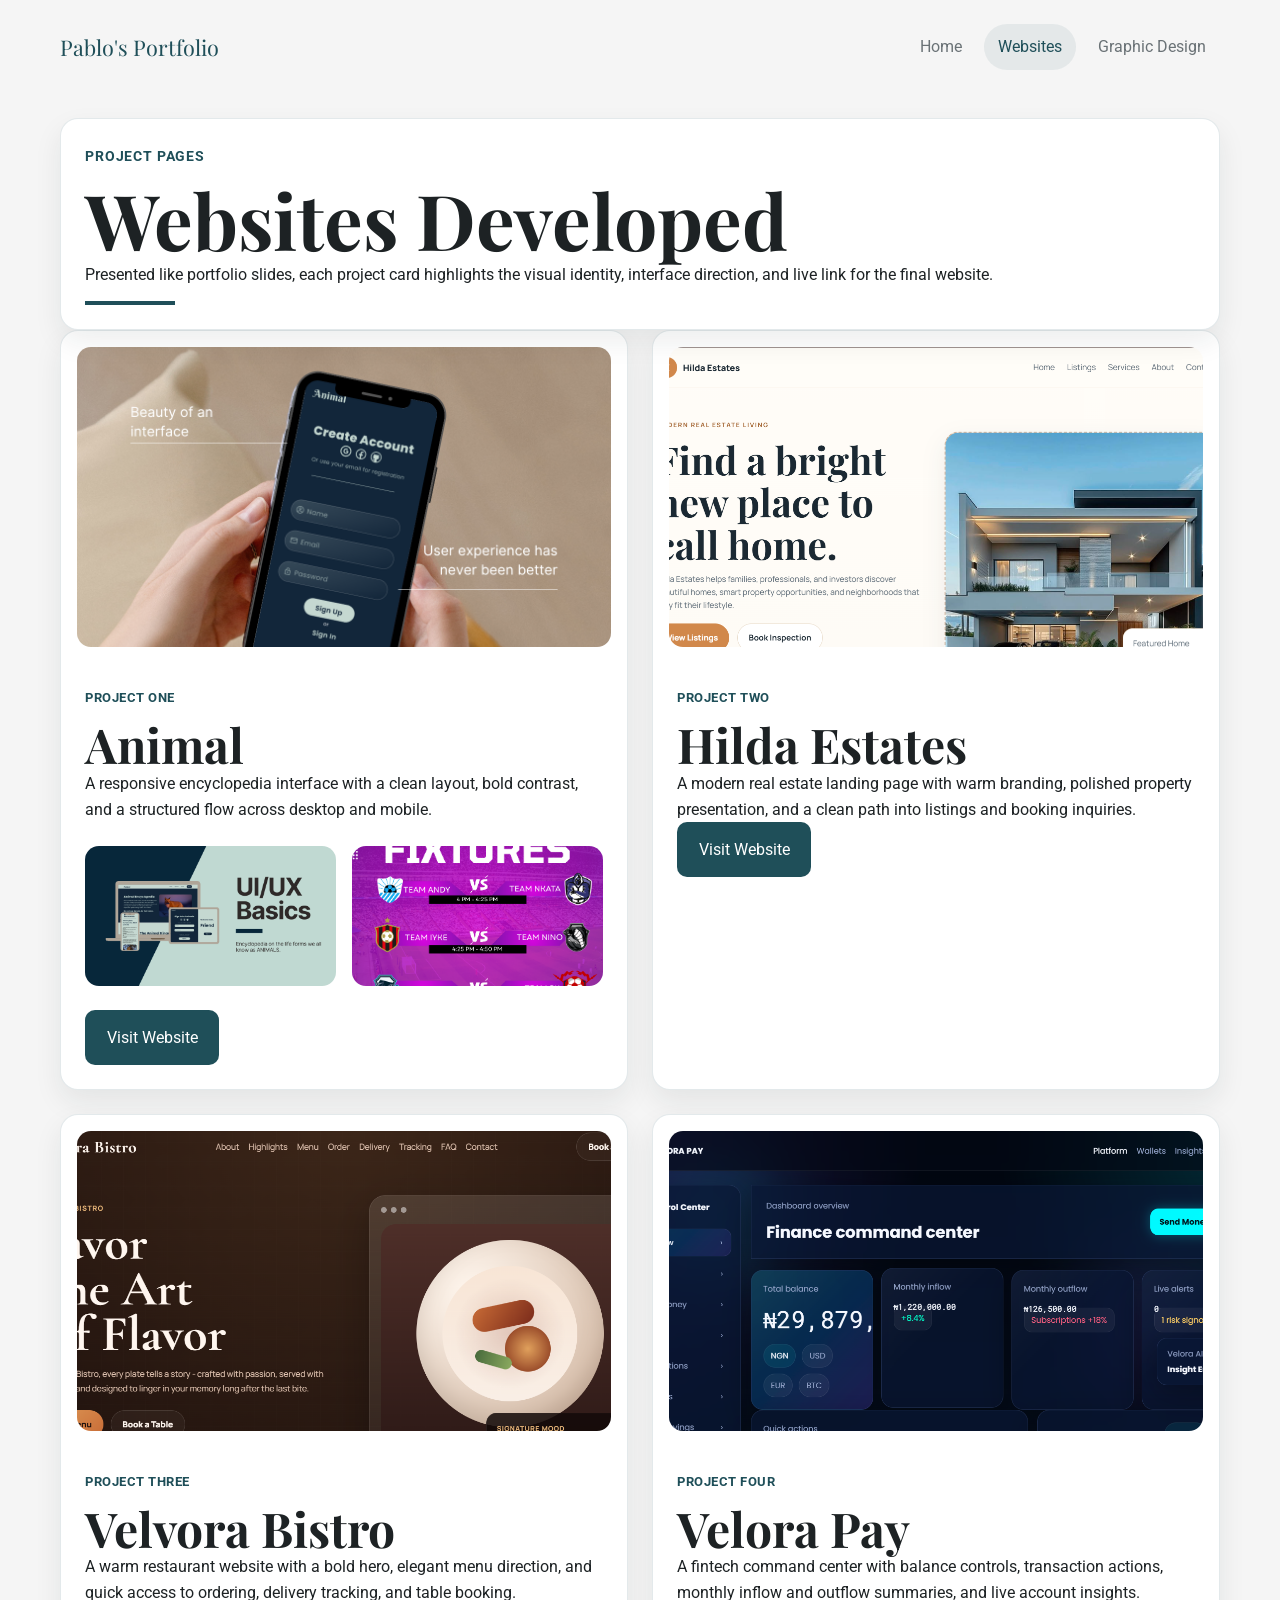
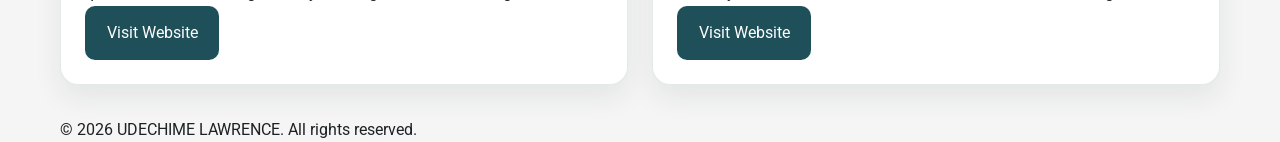
<file: projects.html>
<!DOCTYPE html>
<html lang="en">
<head>
  <meta charset="UTF-8">
  <meta name="viewport" content="width=device-width, initial-scale=1.0">
  <title>Pablo's Portfolio | Websites</title>
  <link rel="preconnect" href="https://fonts.googleapis.com">
  <link rel="preconnect" href="https://fonts.gstatic.com" crossorigin>
  <link href="https://fonts.googleapis.com/css2?family=Playfair+Display:wght@600;700;800&family=Roboto:wght@400;500;700&display=swap" rel="stylesheet">
  <link rel="stylesheet" href="styles.css">
</head>
<body>
  <header class="site-header">
    <nav class="navbar">
      <a class="brand" href="index.html">Pablo's Portfolio</a>
      <button class="menu-toggle" type="button" id="menuToggle" aria-expanded="false" aria-controls="siteMenu" aria-label="Open navigation menu">
        <span></span>
        <span></span>
        <span></span>
      </button>
      <div class="nav-links" id="siteMenu">
        <a href="index.html">Home</a>
        <a class="active" href="projects.html">Websites</a>
        <a href="designs.html">Graphic Design</a>
      </div>
    </nav>
  </header>

  <main class="section">
    <div class="section-heading">
      <p class="eyebrow">Project Pages</p>
      <h1>Websites Developed</h1>
      <p>
        Presented like portfolio slides, each project card highlights the visual identity,
        interface direction, and live link for the final website.
      </p>
    </div>

    <section class="project-grid">
      <article class="project-card">
        <div class="project-image">
          <img src="images/img 1.png" alt="Animal website preview">
        </div>
        <div class="project-content">
          <p class="project-tag">Project One</p>
          <h2>Animal</h2>
          <p>
            A responsive encyclopedia interface with a clean layout, bold contrast, and a
            structured flow across desktop and mobile.
          </p>
          <div class="project-preview-row">
            <img src="images/img 5.png" alt="Animal website preview detail one">
            <img src="images/img 7.png" alt="Animal website preview detail two">
          </div>
          <a class="button primary" href="https://pabloslic.github.io/Animal/" target="_blank" rel="noreferrer">Visit Website</a>
        </div>
      </article>

      <article class="project-card">
        <div class="project-image">
          <img src="images/hilda-estates.png" alt="Hilda Estates website preview">
        </div>
        <div class="project-content">
          <p class="project-tag">Project Two</p>
          <h2>Hilda Estates</h2>
          <p>
            A modern real estate landing page with warm branding, polished property presentation,
            and a clean path into listings and booking inquiries.
          </p>
          <a class="button primary" href="https://pabloslic.github.io/Hilda_Estates/" target="_blank" rel="noreferrer">Visit Website</a>
        </div>
      </article>

      <article class="project-card">
        <div class="project-image">
          <img src="images/velvora-bistro.png" alt="Velvora Bistro website preview">
        </div>
        <div class="project-content">
          <p class="project-tag">Project Three</p>
          <h2>Velvora Bistro</h2>
          <p>
            A warm restaurant website with a bold hero, elegant menu direction, and quick access
            to ordering, delivery tracking, and table booking.
          </p>
          <a class="button primary" href="https://pabloslic.github.io/Velvora-Resturant/" target="_blank" rel="noreferrer">Visit Website</a>
        </div>
      </article>

      <article class="project-card">
        <div class="project-image">
          <img src="images/velora-pay.png" alt="Velora Pay website preview">
        </div>
        <div class="project-content">
          <p class="project-tag">Project Four</p>
          <h2>Velora Pay</h2>
          <p>
            A fintech command center with balance controls, transaction actions, monthly inflow
            and outflow summaries, and live account insights.
          </p>
          <a class="button primary" href="https://pabloslic.github.io/velora_pay/" target="_blank" rel="noreferrer">Visit Website</a>
        </div>
      </article>
    </section>
  </main>

  <footer class="site-footer">
    <p>&copy; 2026 UDECHIME LAWRENCE. All rights reserved.</p>
  </footer>
</body>
</html>
</file>
<file: styles.css>
:root {
  --bg: #f5f5f5;
  --surface: #ffffff;
  --surface-soft: #f1f2f2;
  --primary: #1f4f59;
  --primary-dark: #173d45;
  --text: #1d2224;
  --muted: #6a7276;
  --line: rgba(31, 79, 89, 0.12);
  --shadow: 0 12px 28px rgba(20, 33, 38, 0.08);
  --radius: 18px;
  --space-1: 8px;
  --space-2: 16px;
  --space-3: 24px;
  --space-4: 32px;
  --space-5: 40px;
}

* {
  box-sizing: border-box;
  margin: 0;
  padding: 0;
}

html {
  scroll-behavior: smooth;
}

body {
  min-height: 100vh;
  font-family: "Roboto", sans-serif;
  color: var(--text);
  background: var(--bg);
  line-height: 1.6;
}

img {
  display: block;
  max-width: 100%;
}

a {
  color: inherit;
  text-decoration: none;
}

button {
  font: inherit;
}

.site-header,
.site-footer,
.section {
  width: min(1160px, calc(100% - 2rem));
  margin: 0 auto;
}

.site-header {
  padding: var(--space-3) 0 var(--space-2);
}

.navbar {
  display: flex;
  align-items: center;
  justify-content: space-between;
  gap: var(--space-2);
  position: relative;
}

.brand {
  font-family: "Playfair Display", serif;
  font-size: 1.35rem;
  color: var(--primary);
}

.nav-links {
  display: flex;
  flex-wrap: wrap;
  gap: var(--space-1);
}

.menu-toggle {
  display: none;
  width: 48px;
  height: 48px;
  border: 1px solid var(--line);
  border-radius: 12px;
  background: var(--surface);
  align-items: center;
  justify-content: center;
  flex-direction: column;
  gap: 5px;
  cursor: pointer;
}

.menu-toggle span {
  width: 18px;
  height: 2px;
  background: var(--primary);
  border-radius: 999px;
}

.nav-links a {
  padding: 10px 14px;
  border-radius: 999px;
  color: var(--muted);
  transition: color 0.3s ease, background 0.3s ease;
}

.nav-links a:hover,
.nav-links a.active {
  background: rgba(31, 79, 89, 0.08);
  color: var(--primary);
}

.section {
  padding: var(--space-4) 0;
}

.reveal {
  opacity: 0;
  transform: translateY(24px);
  transition: opacity 0.6s ease, transform 0.6s ease;
}

.reveal.is-visible {
  opacity: 1;
  transform: translateY(0);
}

.eyebrow {
  display: inline-block;
  margin-bottom: 10px;
  color: var(--primary);
  font-size: 0.88rem;
  font-weight: 700;
  letter-spacing: 0.06em;
  text-transform: uppercase;
}

h1,
h2,
h3 {
  font-family: "Playfair Display", serif;
  line-height: 1.1;
}

h1 {
  font-size: clamp(3rem, 6vw, 5.2rem);
}

h2 {
  font-size: clamp(2rem, 4vw, 3rem);
}

h3 {
  font-size: 1.45rem;
}

.lead {
  max-width: 56ch;
  color: var(--muted);
  font-size: 1.05rem;
}

.button {
  display: inline-flex;
  align-items: center;
  justify-content: center;
  padding: 0.9rem 1.35rem;
  border-radius: 10px;
  transition: transform 0.3s ease, box-shadow 0.3s ease, background 0.3s ease;
}

.button:hover {
  transform: translateY(-2px);
  box-shadow: 0 12px 24px rgba(31, 79, 89, 0.15);
}

.button.primary {
  background: var(--primary);
  color: #fff;
}

.button.primary:hover {
  background: var(--primary-dark);
}

.button.secondary {
  border: 1px solid var(--line);
  background: var(--surface);
  color: var(--primary);
}

.hero {
  display: grid;
  place-items: center;
  min-height: 76vh;
}

.hero-frame {
  width: min(760px, 100%);
  padding: clamp(2rem, 5vw, 4rem);
  border: 2px solid rgba(255, 255, 255, 0.18);
  border-radius: var(--radius);
  background: var(--primary);
  color: #fff;
  text-align: center;
  box-shadow: var(--shadow);
}

.hero-frame .eyebrow,
.hero-frame .lead {
  color: rgba(255, 255, 255, 0.8);
}

.hero-frame .lead {
  margin: 1rem auto 0;
}

.hero-actions {
  display: flex;
  justify-content: center;
  flex-wrap: wrap;
  gap: var(--space-2);
  margin-top: var(--space-3);
}

.hero-frame .button.primary {
  background: #fff;
  color: var(--primary);
}

.hero-frame .button.secondary {
  border-color: rgba(255, 255, 255, 0.35);
  background: transparent;
  color: #fff;
}

.welcome-section {
  display: grid;
  grid-template-columns: 88px minmax(0, 1fr);
  gap: var(--space-3);
  align-items: stretch;
}

.timeline-rail {
  position: relative;
  display: flex;
  justify-content: center;
}

.timeline-rail::before {
  content: "";
  position: absolute;
  top: 0;
  bottom: 0;
  width: 2px;
  background: rgba(31, 79, 89, 0.22);
}

.timeline-rail span {
  position: absolute;
  width: 16px;
  height: 16px;
  border-radius: 50%;
  border: 2px solid var(--primary);
  background: var(--bg);
}

.timeline-rail span:nth-child(1) {
  top: 24px;
}

.timeline-rail span:nth-child(2) {
  top: 50%;
  transform: translateY(-50%);
}

.timeline-rail span:nth-child(3) {
  bottom: 24px;
}

.welcome-layout,
.about-grid,
.studio-grid,
.feature-stat,
.case-study {
  display: grid;
  gap: var(--space-3);
}

.welcome-layout {
  grid-template-columns: 220px minmax(0, 1fr);
}

.welcome-profile,
.surface-card,
.studio-card,
.team-card,
.service-card,
.other-card,
.project-card,
.gallery-card,
.case-study,
.section-heading,
.info-card,
.contact-item {
  background: var(--surface);
  border: 1px solid var(--line);
  border-radius: var(--radius);
  box-shadow: var(--shadow);
}

.welcome-profile {
  overflow: hidden;
}

.welcome-profile img {
  width: 100%;
  height: 100%;
  object-fit: cover;
  max-height: 320px;
}

.welcome-copy,
.surface-card,
.studio-card,
.section-heading,
.info-card,
.project-content,
.service-card,
.other-card {
  padding: var(--space-3);
}

.signature {
  margin-top: var(--space-2);
  font-family: "Playfair Display", serif;
  font-size: 1.45rem;
  color: var(--primary);
}

.about-grid,
.studio-grid,
.feature-stat {
  grid-template-columns: repeat(2, minmax(0, 1fr));
}

.about-collage {
  display: grid;
  grid-template-columns: repeat(2, minmax(0, 1fr));
  gap: var(--space-2);
}

.about-collage img:first-child {
  grid-row: span 2;
  height: 100%;
}

.about-collage img,
.studio-images img,
.portfolio-item img,
.team-card img,
.case-media img,
.image-showcase img,
.gallery-card img,
.project-image img,
.project-preview-row img {
  width: 100%;
  object-fit: cover;
  border-radius: 14px;
}

.studio-images {
  display: grid;
  grid-template-columns: repeat(2, minmax(0, 1fr));
  gap: var(--space-2);
}

.studio-card {
  display: flex;
  flex-direction: column;
  justify-content: center;
}

.portfolio-grid,
.services-grid,
.team-grid,
.project-grid,
.gallery-grid,
.message-grid {
  display: grid;
  gap: var(--space-3);
}

.portfolio-grid {
  grid-template-columns: repeat(2, minmax(0, 1fr));
}

.portfolio-item {
  overflow: hidden;
  border-radius: var(--radius);
  box-shadow: var(--shadow);
}

.portfolio-item img {
  height: 160px;
  transition: transform 0.3s ease, box-shadow 0.3s ease;
}

.portfolio-item:hover img,
.gallery-card:hover img {
  transform: scale(1.03);
}

.feature-stat {
  align-items: center;
}

.stat-display {
  text-align: center;
}

.counter {
  display: block;
  font-family: "Playfair Display", serif;
  font-size: clamp(3rem, 6vw, 5rem);
  color: var(--primary);
}

.team-grid,
.services-grid {
  grid-template-columns: repeat(3, minmax(0, 1fr));
}

.message-grid {
  grid-template-columns: repeat(2, minmax(0, 1fr));
}

.team-card {
  padding: var(--space-2);
  text-align: center;
  transition: transform 0.3s ease, box-shadow 0.3s ease;
}

.team-card:hover {
  transform: translateY(-6px);
  box-shadow: 0 18px 34px rgba(31, 79, 89, 0.14);
}

.team-card img {
  height: 130px;
  margin-bottom: var(--space-2);
}

.team-card p {
  color: var(--muted);
}

.project-showcase {
  display: grid;
  gap: var(--space-4);
  grid-template-columns: repeat(2, minmax(0, 1fr));
}

.case-study {
  grid-template-columns: 1fr;
  overflow: hidden;
}

.case-study-light {
  background: var(--surface);
}

.case-study-dark {
  background: var(--primary);
  color: #fff;
}

.case-study-dark .eyebrow,
.case-study-dark .case-meta,
.case-study-dark p {
  color: rgba(255, 255, 255, 0.82);
}

.case-copy {
  padding: var(--space-3);
}

.case-meta {
  list-style: none;
  margin: var(--space-3) 0;
  color: var(--muted);
  display: grid;
  gap: var(--space-1);
}

.case-media {
  min-height: 100%;
}

.case-media img {
  height: 260px;
}

.others-grid {
  display: grid;
  grid-template-columns: repeat(2, minmax(0, 1fr));
  gap: var(--space-3);
}

.other-number {
  display: block;
  margin-bottom: var(--space-2);
  font-family: "Playfair Display", serif;
  font-size: 3rem;
  color: var(--primary);
}

.image-showcase {
  display: grid;
  gap: var(--space-3);
}

.image-showcase img {
  max-height: 240px;
}

.service-icon {
  display: inline-flex;
  align-items: center;
  justify-content: center;
  width: 52px;
  height: 52px;
  margin-bottom: var(--space-2);
  border-radius: 50%;
  background: rgba(31, 79, 89, 0.08);
  color: var(--primary);
  font-weight: 700;
}

.service-card {
  transition: transform 0.3s ease, box-shadow 0.3s ease;
}

.service-card:hover {
  transform: translateY(-6px);
  box-shadow: 0 18px 34px rgba(31, 79, 89, 0.14);
}

.message-card {
  background: var(--surface);
  border: 1px solid var(--line);
  border-radius: var(--radius);
  box-shadow: var(--shadow);
  padding: var(--space-3);
}

.message-card h3 {
  margin-bottom: var(--space-2);
}

.message-label {
  display: block;
  margin-bottom: var(--space-1);
  color: var(--muted);
  font-size: 0.95rem;
}

.message-input {
  width: 100%;
  min-height: 160px;
  margin-bottom: var(--space-2);
  padding: 14px 16px;
  border: 1px solid var(--line);
  border-radius: 14px;
  background: var(--surface-soft);
  color: var(--text);
  resize: vertical;
  outline: none;
}

.message-input:focus {
  border-color: rgba(31, 79, 89, 0.35);
  box-shadow: 0 0 0 3px rgba(31, 79, 89, 0.08);
}

.footer-panel {
  margin-bottom: var(--space-4);
  padding: var(--space-4);
  background: var(--primary);
  color: #fff;
  border-radius: var(--radius);
  text-align: center;
}

.footer-panel .eyebrow {
  color: rgba(255, 255, 255, 0.8);
}

.footer-contacts {
  display: flex;
  justify-content: center;
  flex-wrap: wrap;
  gap: var(--space-3);
  margin-top: var(--space-3);
}

.section-heading {
  position: relative;
}

.section-heading::after {
  content: "";
  display: block;
  width: 90px;
  height: 4px;
  margin-top: 14px;
  background: var(--primary);
}

.project-grid {
  grid-template-columns: repeat(2, minmax(0, 1fr));
}

.project-card {
  overflow: hidden;
}

.project-image {
  padding: var(--space-2);
}

.project-image img {
  height: 300px;
}

.project-tag {
  margin-bottom: 10px;
  color: var(--primary);
  font-weight: 700;
  letter-spacing: 0.04em;
  text-transform: uppercase;
  font-size: 0.82rem;
}

.project-preview-row {
  display: grid;
  grid-template-columns: repeat(2, minmax(0, 1fr));
  gap: var(--space-2);
  margin: var(--space-3) 0;
}

.project-preview-row img {
  height: 140px;
}

.gallery-grid {
  grid-template-columns: repeat(3, minmax(0, 1fr));
}

.gallery-card {
  overflow: hidden;
  padding: 0;
  cursor: pointer;
  transition: transform 0.3s ease, box-shadow 0.3s ease;
}

.gallery-card:hover {
  transform: translateY(-4px);
  box-shadow: 0 18px 34px rgba(31, 79, 89, 0.14);
}

.gallery-card img {
  height: 280px;
  transition: transform 0.3s ease;
}

.lightbox {
  position: fixed;
  inset: 0;
  display: flex;
  align-items: center;
  justify-content: center;
  padding: var(--space-3);
  background: rgba(25, 31, 33, 0.78);
  opacity: 0;
  pointer-events: none;
  transition: opacity 0.3s ease;
}

.lightbox.open {
  opacity: 1;
  pointer-events: auto;
}

.lightbox img {
  max-width: min(960px, 100%);
  max-height: 85vh;
  border-radius: var(--radius);
  box-shadow: 0 24px 48px rgba(0, 0, 0, 0.24);
}

.lightbox-close {
  position: absolute;
  top: 20px;
  right: 20px;
  width: 48px;
  height: 48px;
  border: none;
  border-radius: 50%;
  background: #fff;
  color: var(--primary);
  cursor: pointer;
}

@media (max-width: 960px) {
  .welcome-section,
  .welcome-layout,
  .about-grid,
  .studio-grid,
  .feature-stat,
  .case-study,
  .project-showcase,
  .team-grid,
  .services-grid,
  .project-grid,
  .gallery-grid,
  .portfolio-grid,
  .others-grid,
  .message-grid {
    grid-template-columns: 1fr;
  }

  .timeline-rail {
    display: none;
  }

  .hero {
    min-height: auto;
  }
}

@media (max-width: 720px) {
  .site-header,
  .site-footer,
  .section {
    width: min(100% - 1.25rem, 1160px);
  }

  .navbar,
  .hero-actions,
  .footer-contacts {
    flex-direction: column;
    align-items: stretch;
  }

  .menu-toggle {
    display: inline-flex;
    align-self: flex-end;
  }

  .nav-links {
    position: absolute;
    top: calc(100% + 12px);
    right: 0;
    left: 0;
    display: flex;
    flex-direction: column;
    padding: 12px;
    background: var(--surface);
    border: 1px solid var(--line);
    border-radius: var(--radius);
    box-shadow: var(--shadow);
    z-index: 20;
    opacity: 0;
    transform: translateY(-10px);
    pointer-events: none;
    transition: opacity 0.3s ease, transform 0.3s ease;
  }

  .nav-links.is-open {
    opacity: 1;
    transform: translateY(0);
    pointer-events: auto;
  }

  .button,
  .nav-links a {
    width: 100%;
  }

  .hero-frame,
  .welcome-copy,
  .surface-card,
  .studio-card,
  .section-heading,
  .info-card,
  .project-content,
  .case-copy,
  .service-card,
  .other-card,
  .footer-panel {
    padding: var(--space-2);
  }
}
</file>
